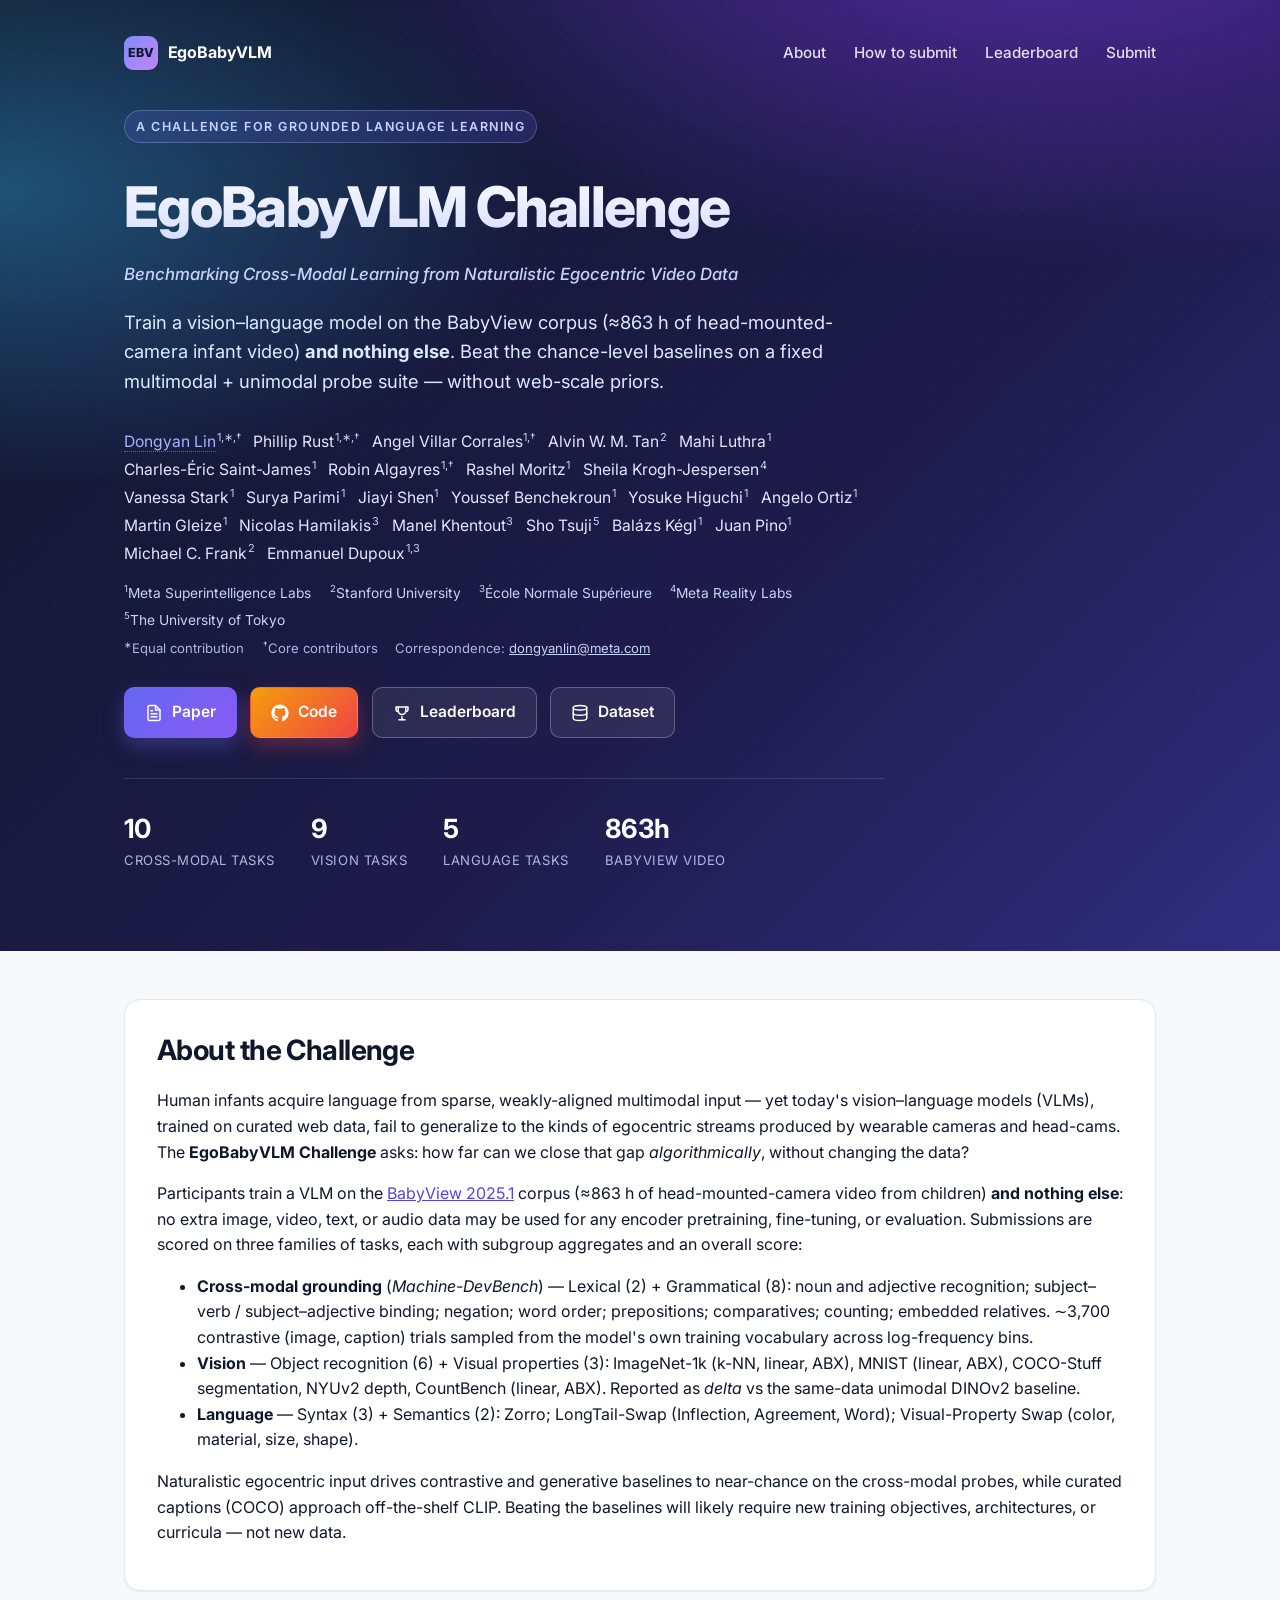
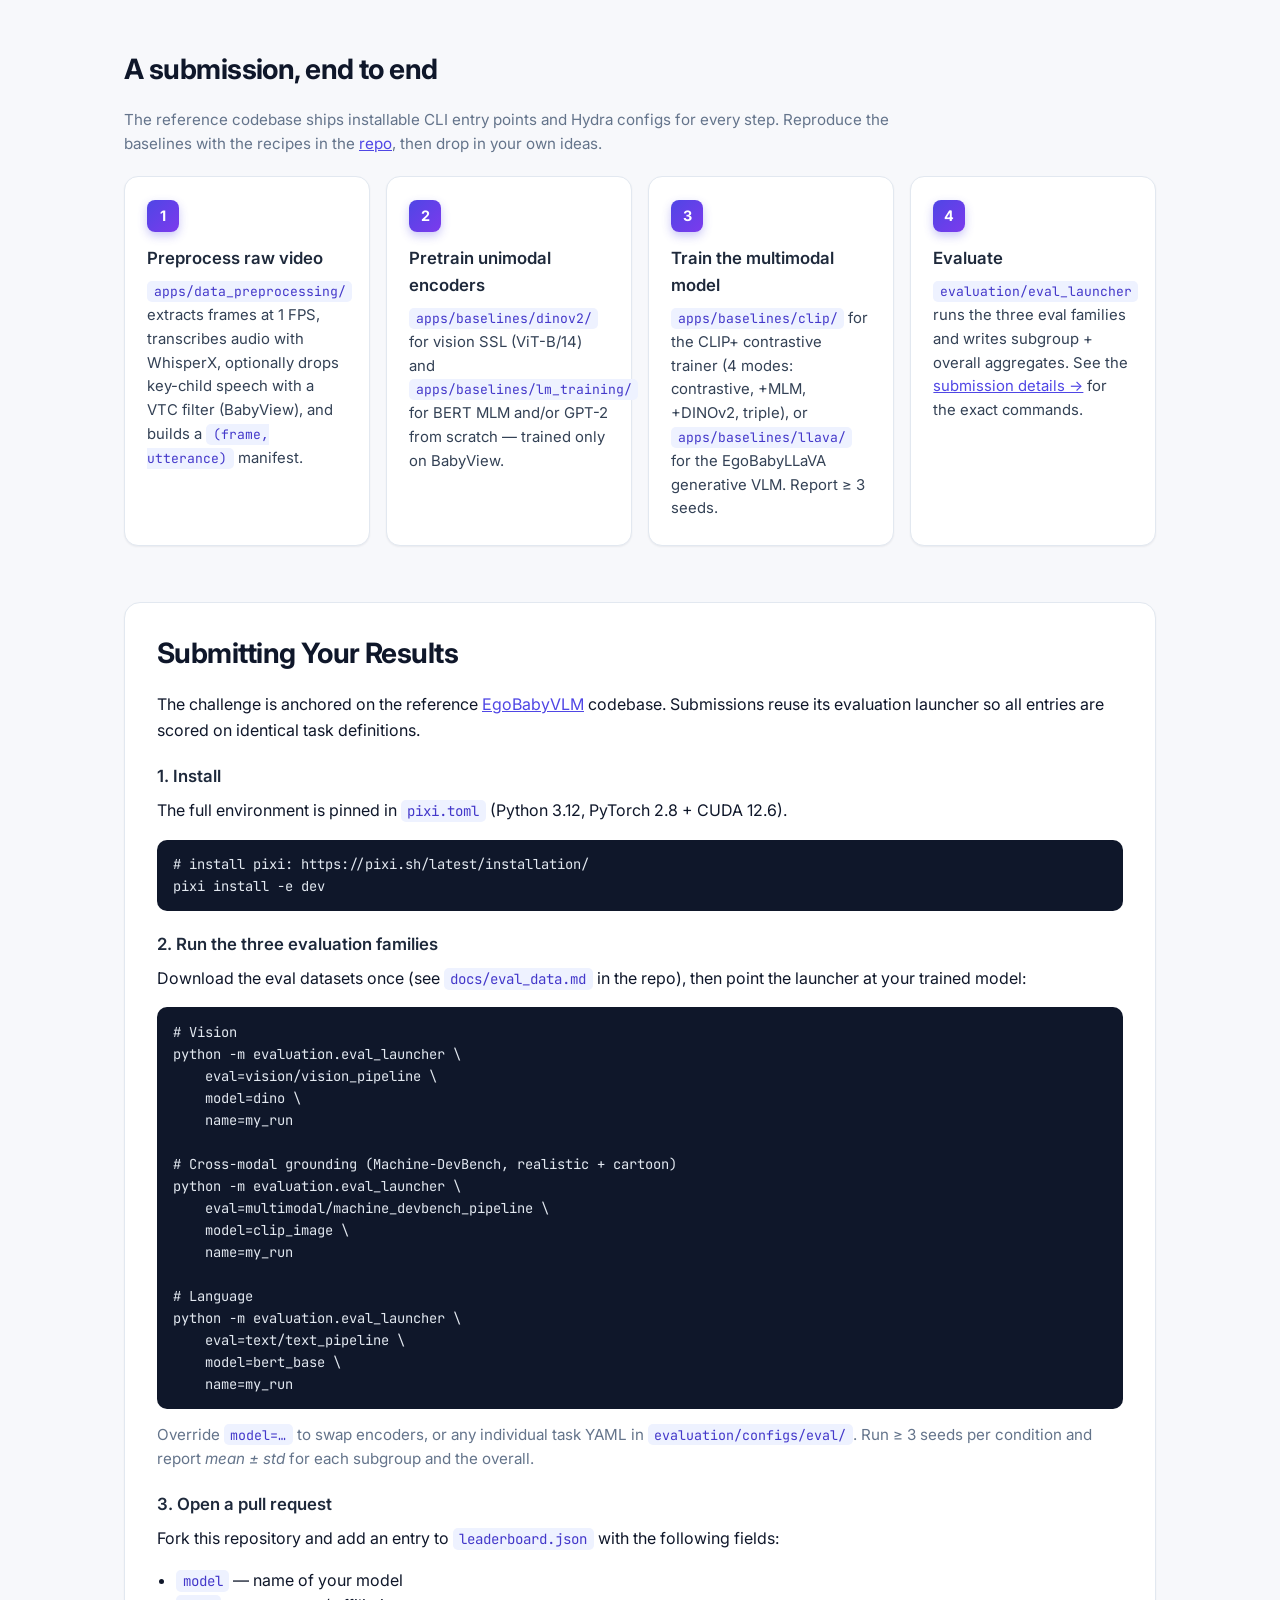
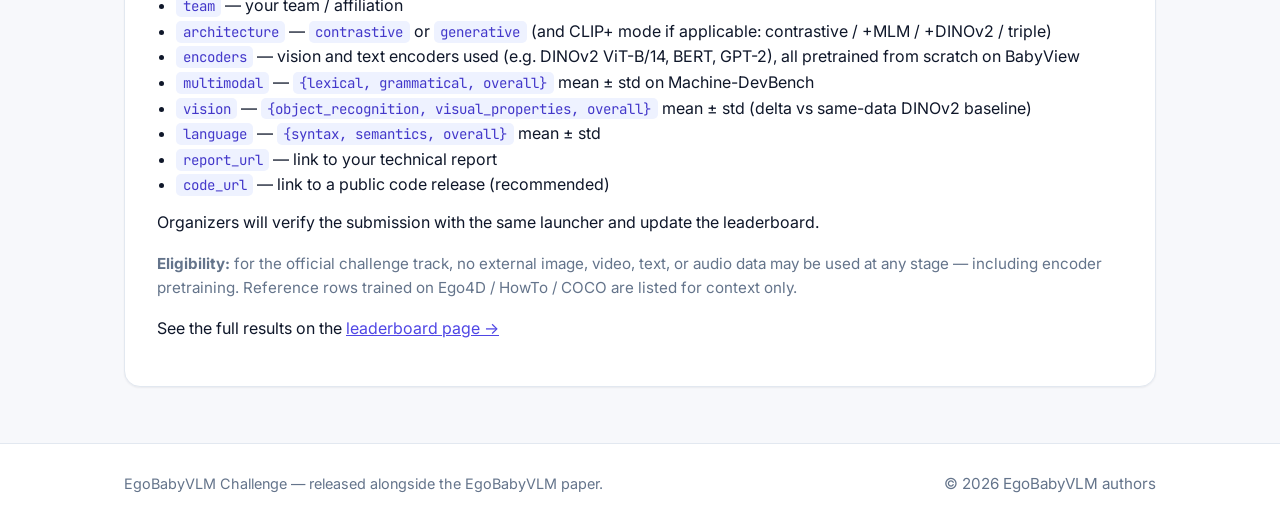
<file: index.html>
<!DOCTYPE html>
<html lang="en">
<head>
  <meta charset="UTF-8" />
  <meta name="viewport" content="width=device-width, initial-scale=1.0" />
  <title>EgoBabyVLM Challenge</title>
  <link rel="preconnect" href="https://fonts.googleapis.com" />
  <link rel="preconnect" href="https://fonts.gstatic.com" crossorigin />
  <link href="https://fonts.googleapis.com/css2?family=Inter:wght@400;500;600;700;800&family=JetBrains+Mono:wght@400;500&display=swap" rel="stylesheet" />
  <link rel="stylesheet" href="style.css" />
</head>
<body>
  <header class="hero">
    <div class="hero-bg" aria-hidden="true"></div>
    <div class="container hero-inner">
      <nav class="topnav">
        <span class="brand">
          <span class="brand-mark">EBV</span>
          <span class="brand-name">EgoBabyVLM</span>
        </span>
        <div class="topnav-links">
          <a href="#about">About</a>
          <a href="#instructions">How to submit</a>
          <a href="leaderboard.html">Leaderboard</a>
          <a href="#submit">Submit</a>
        </div>
      </nav>

      <div class="hero-content">
        <span class="eyebrow">A challenge for grounded language learning</span>
        <h1>EgoBabyVLM Challenge</h1>
        <p class="paper-subtitle">Benchmarking Cross-Modal Learning from Naturalistic Egocentric Video Data</p>
        <p class="tagline">
          Train a vision–language model on the BabyView corpus
          (≈863 h of head-mounted-camera infant video) <strong>and nothing
          else</strong>. Beat the chance-level baselines on a fixed
          multimodal + unimodal probe suite — without web-scale priors.
        </p>

        <div class="authors">
          <span class="author"><a href="mailto:dongyanlin@meta.com">Dongyan Lin</a><sup>1,∗,†</sup></span>
          <span class="author">Phillip Rust<sup>1,∗,†</sup></span>
          <span class="author">Angel Villar Corrales<sup>1,†</sup></span>
          <span class="author">Alvin W. M. Tan<sup>2</sup></span>
          <span class="author">Mahi Luthra<sup>1</sup></span>
          <span class="author">Charles-Éric Saint-James<sup>1</sup></span>
          <span class="author">Robin Algayres<sup>1,†</sup></span>
          <span class="author">Rashel Moritz<sup>1</sup></span>
          <span class="author">Sheila Krogh-Jespersen<sup>4</sup></span>
          <span class="author">Vanessa Stark<sup>1</sup></span>
          <span class="author">Surya Parimi<sup>1</sup></span>
          <span class="author">Jiayi Shen<sup>1</sup></span>
          <span class="author">Youssef Benchekroun<sup>1</sup></span>
          <span class="author">Yosuke Higuchi<sup>1</sup></span>
          <span class="author">Angelo Ortiz<sup>1</sup></span>
          <span class="author">Martin Gleize<sup>1</sup></span>
          <span class="author">Nicolas Hamilakis<sup>3</sup></span>
          <span class="author">Manel Khentout<sup>3</sup></span>
          <span class="author">Sho Tsuji<sup>5</sup></span>
          <span class="author">Balázs Kégl<sup>1</sup></span>
          <span class="author">Juan Pino<sup>1</sup></span>
          <span class="author">Michael C. Frank<sup>2</sup></span>
          <span class="author">Emmanuel Dupoux<sup>1,3</sup></span>
        </div>

        <div class="affiliations">
          <span><sup>1</sup>Meta Superintelligence Labs</span>
          <span><sup>2</sup>Stanford University</span>
          <span><sup>3</sup>École Normale Supérieure</span>
          <span><sup>4</sup>Meta Reality Labs</span>
          <span><sup>5</sup>The University of Tokyo</span>
        </div>
        <div class="contrib-notes">
          <span><sup>∗</sup>Equal contribution</span>
          <span><sup>†</sup>Core contributors</span>
          <span>Correspondence: <a href="mailto:dongyanlin@meta.com">dongyanlin@meta.com</a></span>
        </div>
        <div class="cta">
          <a class="btn btn-primary" href="https://arxiv.org/abs/XXXX.XXXXX" target="_blank" rel="noopener noreferrer">
            <svg viewBox="0 0 24 24" fill="none" stroke="currentColor" stroke-width="2" stroke-linecap="round" stroke-linejoin="round" aria-hidden="true"><path d="M14 2H6a2 2 0 0 0-2 2v16a2 2 0 0 0 2 2h12a2 2 0 0 0 2-2V8z"/><polyline points="14 2 14 8 20 8"/><line x1="16" y1="13" x2="8" y2="13"/><line x1="16" y1="17" x2="8" y2="17"/><polyline points="10 9 9 9 8 9"/></svg>
            Paper
          </a>
          <a class="btn btn-github" href="https://github.com/facebookresearch/egobabyvlm" target="_blank" rel="noopener noreferrer">
            <svg viewBox="0 0 24 24" fill="currentColor" aria-hidden="true"><path d="M12 .5C5.73.5.5 5.73.5 12c0 5.08 3.29 9.39 7.86 10.91.58.11.79-.25.79-.56 0-.28-.01-1.02-.02-2-3.2.7-3.88-1.54-3.88-1.54-.52-1.33-1.28-1.69-1.28-1.69-1.05-.72.08-.7.08-.7 1.16.08 1.77 1.19 1.77 1.19 1.03 1.77 2.7 1.26 3.36.96.1-.75.4-1.26.73-1.55-2.55-.29-5.24-1.28-5.24-5.69 0-1.26.45-2.29 1.18-3.1-.12-.29-.51-1.46.11-3.05 0 0 .97-.31 3.18 1.18a11.04 11.04 0 0 1 5.79 0c2.21-1.49 3.18-1.18 3.18-1.18.62 1.59.23 2.76.11 3.05.74.81 1.18 1.84 1.18 3.1 0 4.42-2.69 5.4-5.25 5.68.41.36.78 1.07.78 2.16 0 1.56-.01 2.82-.01 3.2 0 .31.21.68.8.56C20.21 21.39 23.5 17.08 23.5 12 23.5 5.73 18.27.5 12 .5z"/></svg>
            Code
          </a>
          <a class="btn btn-secondary" href="leaderboard.html">
            <svg viewBox="0 0 24 24" fill="none" stroke="currentColor" stroke-width="2" stroke-linecap="round" stroke-linejoin="round" aria-hidden="true"><path d="M8 21h8"/><path d="M12 17v4"/><path d="M7 4h10v5a5 5 0 0 1-10 0V4z"/><path d="M17 4h3v3a3 3 0 0 1-3 3"/><path d="M7 4H4v3a3 3 0 0 0 3 3"/></svg>
            Leaderboard
          </a>
          <a class="btn btn-secondary" href="https://databrary.org/volumes/1882" target="_blank" rel="noopener noreferrer">
            <svg viewBox="0 0 24 24" fill="none" stroke="currentColor" stroke-width="2" stroke-linecap="round" stroke-linejoin="round" aria-hidden="true"><ellipse cx="12" cy="5" rx="9" ry="3"/><path d="M3 5v14c0 1.66 4 3 9 3s9-1.34 9-3V5"/><path d="M3 12c0 1.66 4 3 9 3s9-1.34 9-3"/></svg>
            Dataset
          </a>
        </div>

        <div class="hero-stats">
          <div class="stat"><span class="stat-value">10</span><span class="stat-label">Cross-modal tasks</span></div>
          <div class="stat"><span class="stat-value">9</span><span class="stat-label">Vision tasks</span></div>
          <div class="stat"><span class="stat-value">5</span><span class="stat-label">Language tasks</span></div>
          <div class="stat"><span class="stat-value">863h</span><span class="stat-label">BabyView video</span></div>
        </div>
      </div>
    </div>
  </header>

  <main class="container">

    <section id="about" class="card">
      <h2>About the Challenge</h2>
      <p>
        Human infants acquire language from sparse, weakly-aligned multimodal
        input — yet today's vision–language models (VLMs), trained on
        curated web data, fail to generalize to the kinds of egocentric
        streams produced by wearable cameras and head-cams. The
        <strong>EgoBabyVLM Challenge</strong> asks: how far can we close that
        gap <em>algorithmically</em>, without changing the data?
      </p>
      <p>
        Participants train a VLM on the
        <a href="https://databrary.org/volumes/1882">BabyView 2025.1</a>
        corpus (≈863 h of head-mounted-camera video from children) <strong>and
        nothing else</strong>: no extra image, video, text, or audio data may
        be used for any encoder pretraining, fine-tuning, or evaluation.
        Submissions are scored on three families of tasks, each with subgroup
        aggregates and an overall score:
      </p>
      <ul>
        <li><strong>Cross-modal grounding</strong>
          (<em>Machine-DevBench</em>) — Lexical (2) + Grammatical (8): noun
          and adjective recognition; subject–verb / subject–adjective
          binding; negation; word order; prepositions; comparatives;
          counting; embedded relatives. ∼3,700 contrastive
          (image,&nbsp;caption) trials sampled from the model's own training
          vocabulary across log-frequency bins.</li>
        <li><strong>Vision</strong> — Object recognition (6) + Visual
          properties (3): ImageNet-1k (k-NN, linear, ABX), MNIST (linear,
          ABX), COCO-Stuff segmentation, NYUv2 depth, CountBench (linear,
          ABX). Reported as <em>delta</em> vs the same-data unimodal DINOv2
          baseline.</li>
        <li><strong>Language</strong> — Syntax (3) + Semantics (2): Zorro;
          LongTail-Swap (Inflection, Agreement, Word); Visual-Property Swap
          (color, material, size, shape).</li>
      </ul>
      <p>
        Naturalistic egocentric input drives contrastive and generative
        baselines to near-chance on the cross-modal probes, while curated
        captions (COCO) approach off-the-shelf CLIP. Beating the baselines
        will likely require new training objectives, architectures, or
        curricula — not new data.
      </p>
    </section>

    <section id="instructions">
      <h2>A submission, end to end</h2>
      <p class="muted" style="max-width: 78ch; margin-bottom: 1.25rem;">
        The reference codebase ships installable CLI entry points and Hydra
        configs for every step. Reproduce the baselines with the recipes in
        the <a href="https://github.com/facebookresearch/egobabyvlm" target="_blank" rel="noopener noreferrer">repo</a>,
        then drop in your own ideas.
      </p>
      <div class="steps">
        <div class="step">
          <div class="step-num">1</div>
          <h3>Preprocess raw video</h3>
          <p>
            <code>apps/data_preprocessing/</code> extracts frames at 1 FPS,
            transcribes audio with WhisperX, optionally drops key-child
            speech with a VTC filter (BabyView), and builds a
            <code>(frame, utterance)</code> manifest.
          </p>
        </div>
        <div class="step">
          <div class="step-num">2</div>
          <h3>Pretrain unimodal encoders</h3>
          <p>
            <code>apps/baselines/dinov2/</code> for vision SSL (ViT-B/14)
            and <code>apps/baselines/lm_training/</code> for BERT MLM
            and/or GPT-2 from scratch — trained only on BabyView.
          </p>
        </div>
        <div class="step">
          <div class="step-num">3</div>
          <h3>Train the multimodal model</h3>
          <p>
            <code>apps/baselines/clip/</code> for the CLIP+ contrastive
            trainer (4 modes: contrastive, +MLM, +DINOv2, triple), or
            <code>apps/baselines/llava/</code> for the EgoBabyLLaVA
            generative VLM. Report ≥ 3 seeds.
          </p>
        </div>
        <div class="step">
          <div class="step-num">4</div>
          <h3>Evaluate</h3>
          <p>
            <code>evaluation/eval_launcher</code> runs the three eval
            families and writes subgroup + overall aggregates. See the
            <a href="#submit">submission details →</a> for the exact
            commands.
          </p>
        </div>
      </div>
    </section>

    <section id="submit" class="card">
      <h2>Submitting Your Results</h2>
      <p>
        The challenge is anchored on the reference
        <a href="https://github.com/facebookresearch/egobabyvlm" target="_blank" rel="noopener noreferrer">EgoBabyVLM</a>
        codebase. Submissions reuse its evaluation launcher so all entries
        are scored on identical task definitions.
      </p>

      <h3 style="margin-top: 1.25rem;">1. Install</h3>
      <p>
        The full environment is pinned in <code>pixi.toml</code> (Python
        3.12, PyTorch 2.8 + CUDA 12.6).
      </p>
<pre style="background:#0f172a;color:#e2e8f0;padding:0.85rem 1rem;border-radius:10px;overflow-x:auto;font-family:'JetBrains Mono',monospace;font-size:0.86rem;"># install pixi: https://pixi.sh/latest/installation/
pixi install -e dev</pre>

      <h3 style="margin-top: 1.25rem;">2. Run the three evaluation families</h3>
      <p>
        Download the eval datasets once (see <code>docs/eval_data.md</code>
        in the repo), then point the launcher at your trained model:
      </p>
<pre style="background:#0f172a;color:#e2e8f0;padding:0.85rem 1rem;border-radius:10px;overflow-x:auto;font-family:'JetBrains Mono',monospace;font-size:0.86rem;"># Vision
python -m evaluation.eval_launcher \
    eval=vision/vision_pipeline \
    model=dino \
    name=my_run

# Cross-modal grounding (Machine-DevBench, realistic + cartoon)
python -m evaluation.eval_launcher \
    eval=multimodal/machine_devbench_pipeline \
    model=clip_image \
    name=my_run

# Language
python -m evaluation.eval_launcher \
    eval=text/text_pipeline \
    model=bert_base \
    name=my_run</pre>
      <p class="muted">
        Override <code>model=…</code> to swap encoders, or any individual
        task YAML in <code>evaluation/configs/eval/</code>. Run ≥ 3 seeds
        per condition and report <em>mean ± std</em> for each subgroup and
        the overall.
      </p>

      <h3 style="margin-top: 1.25rem;">3. Open a pull request</h3>
      <p>
        Fork this repository and add an entry to <code>leaderboard.json</code>
        with the following fields:
      </p>
      <ul>
        <li><code>model</code> — name of your model</li>
        <li><code>team</code> — your team / affiliation</li>
        <li><code>architecture</code> — <code>contrastive</code> or
          <code>generative</code> (and CLIP+ mode if applicable: contrastive
          / +MLM / +DINOv2 / triple)</li>
        <li><code>encoders</code> — vision and text encoders used (e.g.
          DINOv2 ViT-B/14, BERT, GPT-2), all pretrained from scratch on
          BabyView</li>
        <li><code>multimodal</code> —
          <code>{lexical, grammatical, overall}</code> mean ± std on
          Machine-DevBench</li>
        <li><code>vision</code> —
          <code>{object_recognition, visual_properties, overall}</code> mean
          ± std (delta vs same-data DINOv2 baseline)</li>
        <li><code>language</code> — <code>{syntax, semantics, overall}</code>
          mean ± std</li>
        <li><code>report_url</code> — link to your technical report</li>
        <li><code>code_url</code> — link to a public code release
          (recommended)</li>
      </ul>
      <p>
        Organizers will verify the submission with the same launcher and
        update the leaderboard.
      </p>
      <p class="muted" style="margin-top: 0.75rem;">
        <strong>Eligibility:</strong> for the official challenge track, no
        external image, video, text, or audio data may be used at any stage
        — including encoder pretraining. Reference rows trained on Ego4D /
        HowTo / COCO are listed for context only.
      </p>
      <p style="margin-top: 1rem;">
        See the full results on the <a href="leaderboard.html">leaderboard page →</a>
      </p>
    </section>
  </main>

  <footer>
    <div class="container footer-inner">
      <p>EgoBabyVLM Challenge — released alongside the EgoBabyVLM paper.</p>
      <p class="muted">© 2026 EgoBabyVLM authors</p>
    </div>
  </footer>
</body>
</html>
</file>
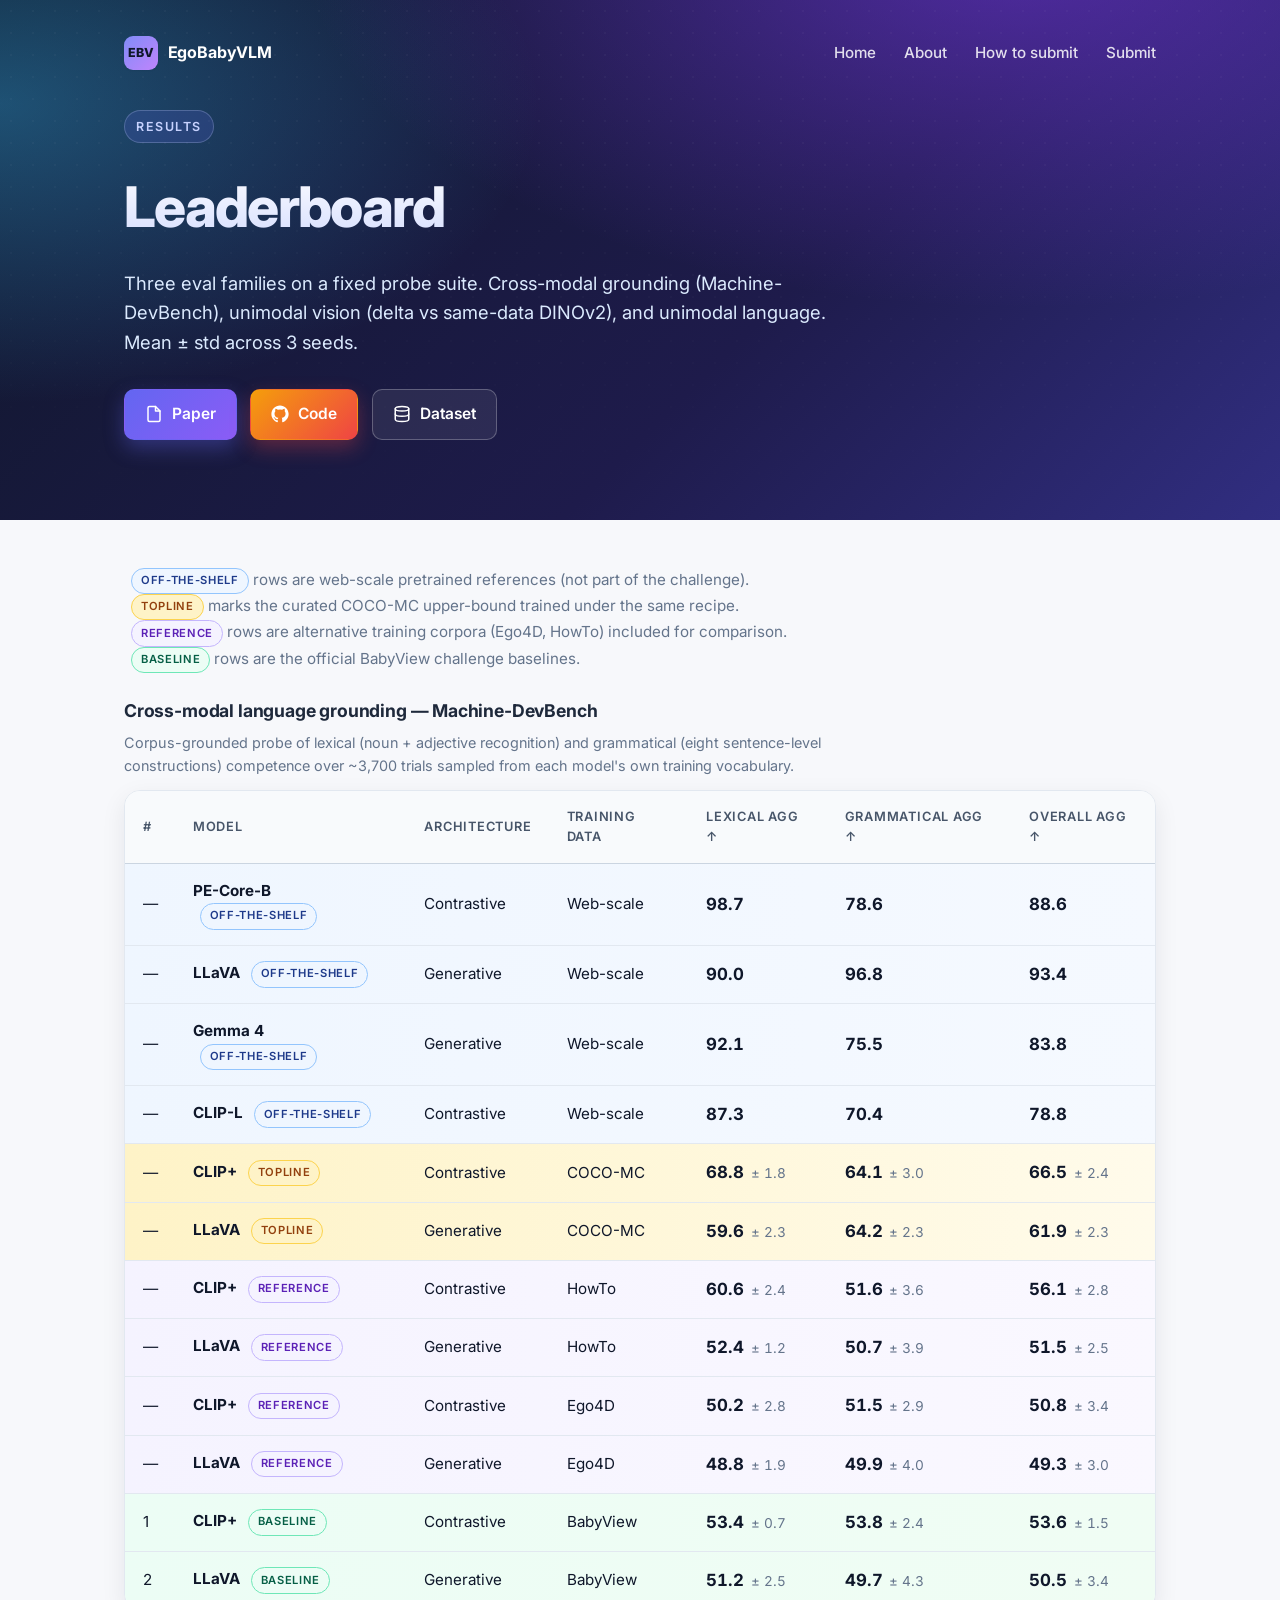
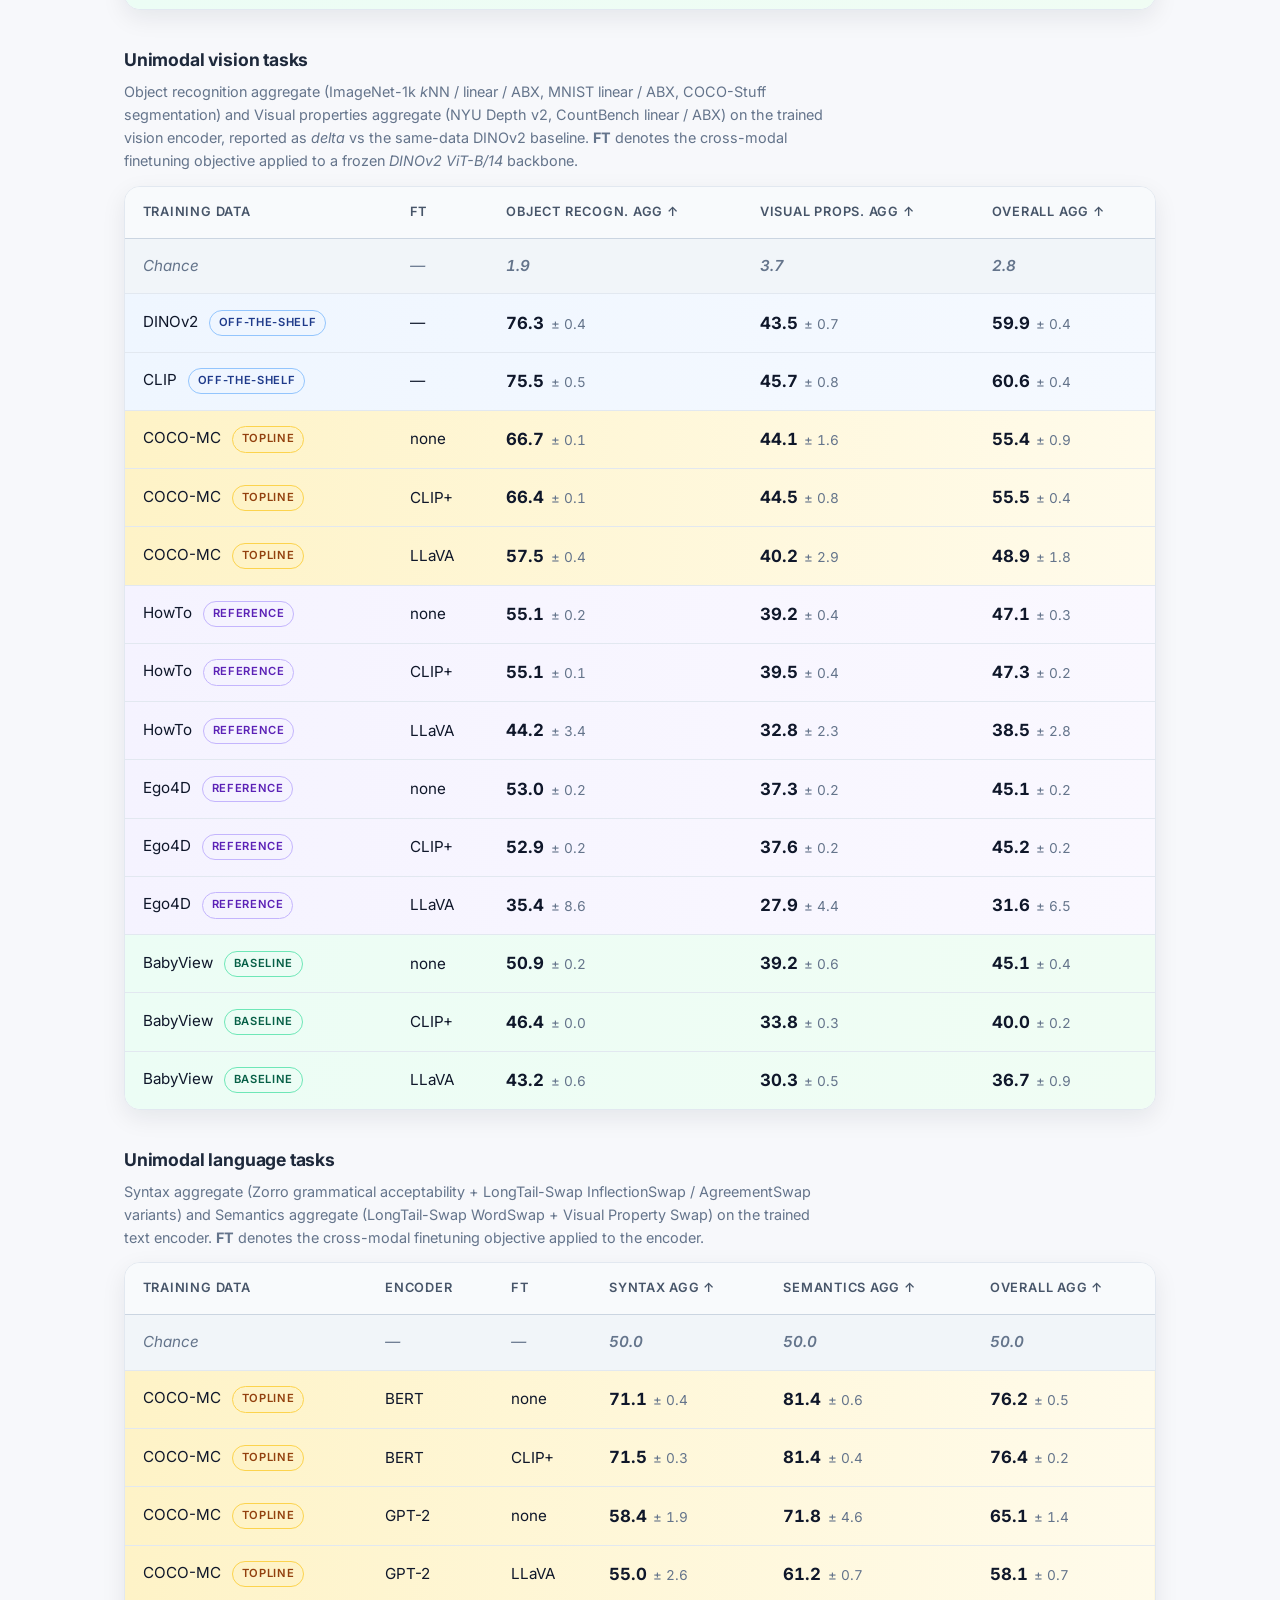
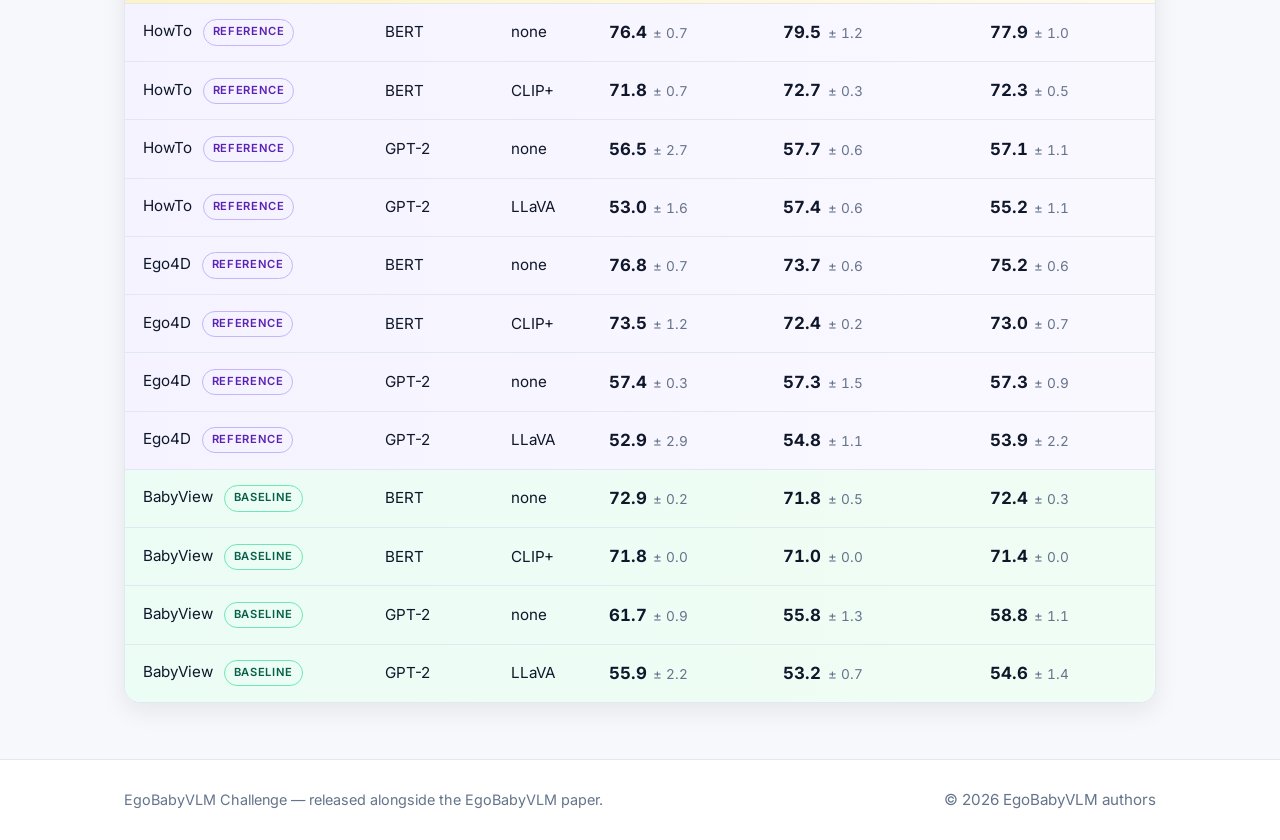
<file: leaderboard.html>
<!DOCTYPE html>
<html lang="en">
<head>
  <meta charset="UTF-8" />
  <meta name="viewport" content="width=device-width, initial-scale=1.0" />
  <title>EgoBabyVLM Leaderboard</title>
  <link rel="preconnect" href="https://fonts.googleapis.com" />
  <link rel="preconnect" href="https://fonts.gstatic.com" crossorigin />
  <link href="https://fonts.googleapis.com/css2?family=Inter:wght@400;500;600;700;800&family=JetBrains+Mono:wght@400;500&display=swap" rel="stylesheet" />
  <link rel="stylesheet" href="style.css" />
</head>
<body>
  <header class="hero">
    <div class="hero-bg" aria-hidden="true"></div>
    <div class="container hero-inner">
      <nav class="topnav">
        <span class="brand">
          <span class="brand-mark">EBV</span>
          <span class="brand-name">EgoBabyVLM</span>
        </span>
        <div class="topnav-links">
          <a href="index.html">Home</a>
          <a href="index.html#about">About</a>
          <a href="index.html#instructions">How to submit</a>
          <a href="index.html#submit">Submit</a>
        </div>
      </nav>

      <div class="hero-content">
        <span class="eyebrow">Results</span>
        <h1>Leaderboard</h1>
        <p class="tagline">
          Three eval families on a fixed probe suite. Cross-modal grounding
          (Machine-DevBench), unimodal vision (delta vs same-data DINOv2),
          and unimodal language. Mean ± std across 3 seeds.
        </p>
        <div class="cta">
          <a class="btn btn-primary" href="https://arxiv.org/abs/XXXX.XXXXX" target="_blank" rel="noopener noreferrer">
            <svg viewBox="0 0 24 24" fill="none" stroke="currentColor" stroke-width="2" stroke-linecap="round" stroke-linejoin="round" aria-hidden="true"><path d="M14 2H6a2 2 0 0 0-2 2v16a2 2 0 0 0 2 2h12a2 2 0 0 0 2-2V8z"/><polyline points="14 2 14 8 20 8"/></svg>
            Paper
          </a>
          <a class="btn btn-github" href="https://github.com/facebookresearch/egobabyvlm" target="_blank" rel="noopener noreferrer">
            <svg viewBox="0 0 24 24" fill="currentColor" aria-hidden="true"><path d="M12 .5C5.73.5.5 5.73.5 12c0 5.08 3.29 9.39 7.86 10.91.58.11.79-.25.79-.56 0-.28-.01-1.02-.02-2-3.2.7-3.88-1.54-3.88-1.54-.52-1.33-1.28-1.69-1.28-1.69-1.05-.72.08-.7.08-.7 1.16.08 1.77 1.19 1.77 1.19 1.03 1.77 2.7 1.26 3.36.96.1-.75.4-1.26.73-1.55-2.55-.29-5.24-1.28-5.24-5.69 0-1.26.45-2.29 1.18-3.1-.12-.29-.51-1.46.11-3.05 0 0 .97-.31 3.18 1.18a11.04 11.04 0 0 1 5.79 0c2.21-1.49 3.18-1.18 3.18-1.18.62 1.59.23 2.76.11 3.05.74.81 1.18 1.84 1.18 3.1 0 4.42-2.69 5.4-5.25 5.68.41.36.78 1.07.78 2.16 0 1.56-.01 2.82-.01 3.2 0 .31.21.68.8.56C20.21 21.39 23.5 17.08 23.5 12 23.5 5.73 18.27.5 12 .5z"/></svg>
            Code
          </a>
          <a class="btn btn-secondary" href="https://databrary.org/volumes/1882" target="_blank" rel="noopener noreferrer">
            <svg viewBox="0 0 24 24" fill="none" stroke="currentColor" stroke-width="2" stroke-linecap="round" stroke-linejoin="round" aria-hidden="true"><ellipse cx="12" cy="5" rx="9" ry="3"/><path d="M3 5v14c0 1.66 4 3 9 3s9-1.34 9-3V5"/><path d="M3 12c0 1.66 4 3 9 3s9-1.34 9-3"/></svg>
            Dataset
          </a>
        </div>
      </div>
    </div>
  </header>

  <main class="container">
    <section id="leaderboard">
      <div class="section-head">
        <p class="muted">
          <span class="pill pill-offshelf">off-the-shelf</span> rows are web-scale pretrained
          references (not part of the challenge).<br/>
          <span class="pill pill-topline">topline</span>
          marks the curated COCO-MC upper-bound trained under the same recipe.<br />
          <span class="pill pill-reference">reference</span> rows are alternative training corpora
          (Ego4D, HowTo) included for comparison.<br/>
          <span class="pill pill-baseline">baseline</span>
          rows are the official BabyView challenge baselines.
        </p>
      </div>

      <h3 class="table-title">Cross-modal language grounding — Machine-DevBench</h3>
      <p class="muted table-subtitle">
        Corpus-grounded probe of lexical (noun + adjective recognition) and
        grammatical (eight sentence-level constructions) competence over
        ~3,700 trials sampled from each model's own training vocabulary.
      </p>
      <div class="table-wrap">
        <table class="leaderboard">
          <thead>
            <tr>
              <th>#</th>
              <th>Model</th>
              <th>Architecture</th>
              <th>Training Data</th>
              <th>Lexical Agg ↑</th>
              <th>Grammatical Agg ↑</th>
              <th>Overall Agg ↑</th>
            </tr>
          </thead>
          <tbody>
            <tr class="offshelf">
              <td>—</td>
              <td><strong>PE-Core-B</strong> <span class="pill pill-offshelf">off-the-shelf</span></td>
              <td>Contrastive</td>
              <td>Web-scale</td>
              <td><span class="score">98.7</span></td>
              <td><span class="score">78.6</span></td>
              <td><span class="score">88.6</span></td>
            </tr>
            <tr class="offshelf">
              <td>—</td>
              <td><strong>LLaVA</strong> <span class="pill pill-offshelf">off-the-shelf</span></td>
              <td>Generative</td>
              <td>Web-scale</td>
              <td><span class="score">90.0</span></td>
              <td><span class="score">96.8</span></td>
              <td><span class="score">93.4</span></td>
            </tr>
            <tr class="offshelf">
              <td>—</td>
              <td><strong>Gemma 4</strong> <span class="pill pill-offshelf">off-the-shelf</span></td>
              <td>Generative</td>
              <td>Web-scale</td>
              <td><span class="score">92.1</span></td>
              <td><span class="score">75.5</span></td>
              <td><span class="score">83.8</span></td>
            </tr>
            <tr class="offshelf">
              <td>—</td>
              <td><strong>CLIP-L</strong> <span class="pill pill-offshelf">off-the-shelf</span></td>
              <td>Contrastive</td>
              <td>Web-scale</td>
              <td><span class="score">87.3</span></td>
              <td><span class="score">70.4</span></td>
              <td><span class="score">78.8</span></td>
            </tr>
            <tr class="topline">
              <td>—</td>
              <td><strong>CLIP+</strong> <span class="pill pill-topline">topline</span></td>
              <td>Contrastive</td>
              <td>COCO-MC</td>
              <td><span class="score">68.8</span> <span class="std">± 1.8</span></td>
              <td><span class="score">64.1</span> <span class="std">± 3.0</span></td>
              <td><span class="score">66.5</span> <span class="std">± 2.4</span></td>
            </tr>
            <tr class="topline">
              <td>—</td>
              <td><strong>LLaVA</strong> <span class="pill pill-topline">topline</span></td>
              <td>Generative</td>
              <td>COCO-MC</td>
              <td><span class="score">59.6</span> <span class="std">± 2.3</span></td>
              <td><span class="score">64.2</span> <span class="std">± 2.3</span></td>
              <td><span class="score">61.9</span> <span class="std">± 2.3</span></td>
            </tr>
            <tr class="reference">
              <td>—</td>
              <td><strong>CLIP+</strong> <span class="pill pill-reference">reference</span></td>
              <td>Contrastive</td>
              <td>HowTo</td>
              <td><span class="score">60.6</span> <span class="std">± 2.4</span></td>
              <td><span class="score">51.6</span> <span class="std">± 3.6</span></td>
              <td><span class="score">56.1</span> <span class="std">± 2.8</span></td>
            </tr>
            <tr class="reference">
              <td>—</td>
              <td><strong>LLaVA</strong> <span class="pill pill-reference">reference</span></td>
              <td>Generative</td>
              <td>HowTo</td>
              <td><span class="score">52.4</span> <span class="std">± 1.2</span></td>
              <td><span class="score">50.7</span> <span class="std">± 3.9</span></td>
              <td><span class="score">51.5</span> <span class="std">± 2.5</span></td>
            </tr>
            <tr class="reference">
              <td>—</td>
              <td><strong>CLIP+</strong> <span class="pill pill-reference">reference</span></td>
              <td>Contrastive</td>
              <td>Ego4D</td>
              <td><span class="score">50.2</span> <span class="std">± 2.8</span></td>
              <td><span class="score">51.5</span> <span class="std">± 2.9</span></td>
              <td><span class="score">50.8</span> <span class="std">± 3.4</span></td>
            </tr>
            <tr class="reference">
              <td>—</td>
              <td><strong>LLaVA</strong> <span class="pill pill-reference">reference</span></td>
              <td>Generative</td>
              <td>Ego4D</td>
              <td><span class="score">48.8</span> <span class="std">± 1.9</span></td>
              <td><span class="score">49.9</span> <span class="std">± 4.0</span></td>
              <td><span class="score">49.3</span> <span class="std">± 3.0</span></td>
            </tr>
            <tr class="baseline">
              <td>1</td>
              <td><strong>CLIP+</strong> <span class="pill pill-baseline">baseline</span></td>
              <td>Contrastive</td>
              <td>BabyView</td>
              <td><span class="score">53.4</span> <span class="std">± 0.7</span></td>
              <td><span class="score">53.8</span> <span class="std">± 2.4</span></td>
              <td><span class="score">53.6</span> <span class="std">± 1.5</span></td>
            </tr>
            <tr class="baseline">
              <td>2</td>
              <td><strong>LLaVA</strong> <span class="pill pill-baseline">baseline</span></td>
              <td>Generative</td>
              <td>BabyView</td>
              <td><span class="score">51.2</span> <span class="std">± 2.5</span></td>
              <td><span class="score">49.7</span> <span class="std">± 4.3</span></td>
              <td><span class="score">50.5</span> <span class="std">± 3.4</span></td>
            </tr>
          </tbody>
        </table>
      </div>

      <h3 class="table-title">Unimodal vision tasks</h3>
      <p class="muted table-subtitle">
        Object recognition aggregate (ImageNet-1k <em>k</em>NN / linear / ABX,
        MNIST linear / ABX, COCO-Stuff segmentation) and Visual properties
        aggregate (NYU Depth v2, CountBench linear / ABX) on the trained vision
        encoder, reported as <em>delta</em> vs the same-data DINOv2 baseline.
        <strong>FT</strong> denotes the cross-modal finetuning objective
        applied to a frozen <em>DINOv2 ViT-B/14</em> backbone.
      </p>
      <div class="table-wrap">
        <table class="leaderboard">
          <thead>
            <tr>
              <th>Training Data</th>
              <th>FT</th>
              <th>Object recogn. Agg ↑</th>
              <th>Visual props. Agg ↑</th>
              <th>Overall Agg ↑</th>
            </tr>
          </thead>
          <tbody>
            <tr class="chance">
              <td>Chance</td>
              <td>—</td>
              <td><span class="score">1.9</span></td>
              <td><span class="score">3.7</span></td>
              <td><span class="score">2.8</span></td>
            </tr>
            <tr class="offshelf">
              <td>DINOv2 <span class="pill pill-offshelf">off-the-shelf</span></td>
              <td>—</td>
              <td><span class="score">76.3</span> <span class="std">± 0.4</span></td>
              <td><span class="score">43.5</span> <span class="std">± 0.7</span></td>
              <td><span class="score">59.9</span> <span class="std">± 0.4</span></td>
            </tr>
            <tr class="offshelf">
              <td>CLIP <span class="pill pill-offshelf">off-the-shelf</span></td>
              <td>—</td>
              <td><span class="score">75.5</span> <span class="std">± 0.5</span></td>
              <td><span class="score">45.7</span> <span class="std">± 0.8</span></td>
              <td><span class="score">60.6</span> <span class="std">± 0.4</span></td>
            </tr>
            <tr class="topline">
              <td>COCO-MC <span class="pill pill-topline">topline</span></td>
              <td>none</td>
              <td><span class="score">66.7</span> <span class="std">± 0.1</span></td>
              <td><span class="score">44.1</span> <span class="std">± 1.6</span></td>
              <td><span class="score">55.4</span> <span class="std">± 0.9</span></td>
            </tr>
            <tr class="topline">
              <td>COCO-MC <span class="pill pill-topline">topline</span></td>
              <td>CLIP+</td>
              <td><span class="score">66.4</span> <span class="std">± 0.1</span></td>
              <td><span class="score">44.5</span> <span class="std">± 0.8</span></td>
              <td><span class="score">55.5</span> <span class="std">± 0.4</span></td>
            </tr>
            <tr class="topline">
              <td>COCO-MC <span class="pill pill-topline">topline</span></td>
              <td>LLaVA</td>
              <td><span class="score">57.5</span> <span class="std">± 0.4</span></td>
              <td><span class="score">40.2</span> <span class="std">± 2.9</span></td>
              <td><span class="score">48.9</span> <span class="std">± 1.8</span></td>
            </tr>
            <tr class="reference">
              <td>HowTo <span class="pill pill-reference">reference</span></td>
              <td>none</td>
              <td><span class="score">55.1</span> <span class="std">± 0.2</span></td>
              <td><span class="score">39.2</span> <span class="std">± 0.4</span></td>
              <td><span class="score">47.1</span> <span class="std">± 0.3</span></td>
            </tr>
            <tr class="reference">
              <td>HowTo <span class="pill pill-reference">reference</span></td>
              <td>CLIP+</td>
              <td><span class="score">55.1</span> <span class="std">± 0.1</span></td>
              <td><span class="score">39.5</span> <span class="std">± 0.4</span></td>
              <td><span class="score">47.3</span> <span class="std">± 0.2</span></td>
            </tr>
            <tr class="reference">
              <td>HowTo <span class="pill pill-reference">reference</span></td>
              <td>LLaVA</td>
              <td><span class="score">44.2</span> <span class="std">± 3.4</span></td>
              <td><span class="score">32.8</span> <span class="std">± 2.3</span></td>
              <td><span class="score">38.5</span> <span class="std">± 2.8</span></td>
            </tr>
            <tr class="reference">
              <td>Ego4D <span class="pill pill-reference">reference</span></td>
              <td>none</td>
              <td><span class="score">53.0</span> <span class="std">± 0.2</span></td>
              <td><span class="score">37.3</span> <span class="std">± 0.2</span></td>
              <td><span class="score">45.1</span> <span class="std">± 0.2</span></td>
            </tr>
            <tr class="reference">
              <td>Ego4D <span class="pill pill-reference">reference</span></td>
              <td>CLIP+</td>
              <td><span class="score">52.9</span> <span class="std">± 0.2</span></td>
              <td><span class="score">37.6</span> <span class="std">± 0.2</span></td>
              <td><span class="score">45.2</span> <span class="std">± 0.2</span></td>
            </tr>
            <tr class="reference">
              <td>Ego4D <span class="pill pill-reference">reference</span></td>
              <td>LLaVA</td>
              <td><span class="score">35.4</span> <span class="std">± 8.6</span></td>
              <td><span class="score">27.9</span> <span class="std">± 4.4</span></td>
              <td><span class="score">31.6</span> <span class="std">± 6.5</span></td>
            </tr>
            <tr class="baseline">
              <td>BabyView <span class="pill pill-baseline">baseline</span></td>
              <td>none</td>
              <td><span class="score">50.9</span> <span class="std">± 0.2</span></td>
              <td><span class="score">39.2</span> <span class="std">± 0.6</span></td>
              <td><span class="score">45.1</span> <span class="std">± 0.4</span></td>
            </tr>
            <tr class="baseline">
              <td>BabyView <span class="pill pill-baseline">baseline</span></td>
              <td>CLIP+</td>
              <td><span class="score">46.4</span> <span class="std">± 0.0</span></td>
              <td><span class="score">33.8</span> <span class="std">± 0.3</span></td>
              <td><span class="score">40.0</span> <span class="std">± 0.2</span></td>
            </tr>
            <tr class="baseline">
              <td>BabyView <span class="pill pill-baseline">baseline</span></td>
              <td>LLaVA</td>
              <td><span class="score">43.2</span> <span class="std">± 0.6</span></td>
              <td><span class="score">30.3</span> <span class="std">± 0.5</span></td>
              <td><span class="score">36.7</span> <span class="std">± 0.9</span></td>
            </tr>
          </tbody>
        </table>
      </div>

      <h3 class="table-title">Unimodal language tasks</h3>
      <p class="muted table-subtitle">
        Syntax aggregate (Zorro grammatical acceptability + LongTail-Swap
        InflectionSwap / AgreementSwap variants) and Semantics aggregate
        (LongTail-Swap WordSwap + Visual Property Swap) on the trained text
        encoder. <strong>FT</strong> denotes the cross-modal finetuning
        objective applied to the encoder.
      </p>
      <div class="table-wrap">
        <table class="leaderboard">
          <thead>
            <tr>
              <th>Training Data</th>
              <th>Encoder</th>
              <th>FT</th>
              <th>Syntax Agg ↑</th>
              <th>Semantics Agg ↑</th>
              <th>Overall Agg ↑</th>
            </tr>
          </thead>
          <tbody>
            <tr class="chance">
              <td>Chance</td>
              <td>—</td>
              <td>—</td>
              <td><span class="score">50.0</span></td>
              <td><span class="score">50.0</span></td>
              <td><span class="score">50.0</span></td>
            </tr>
            <tr class="topline">
              <td>COCO-MC <span class="pill pill-topline">topline</span></td>
              <td>BERT</td>
              <td>none</td>
              <td><span class="score">71.1</span> <span class="std">± 0.4</span></td>
              <td><span class="score">81.4</span> <span class="std">± 0.6</span></td>
              <td><span class="score">76.2</span> <span class="std">± 0.5</span></td>
            </tr>
            <tr class="topline">
              <td>COCO-MC <span class="pill pill-topline">topline</span></td>
              <td>BERT</td>
              <td>CLIP+</td>
              <td><span class="score">71.5</span> <span class="std">± 0.3</span></td>
              <td><span class="score">81.4</span> <span class="std">± 0.4</span></td>
              <td><span class="score">76.4</span> <span class="std">± 0.2</span></td>
            </tr>
            <tr class="topline">
              <td>COCO-MC <span class="pill pill-topline">topline</span></td>
              <td>GPT-2</td>
              <td>none</td>
              <td><span class="score">58.4</span> <span class="std">± 1.9</span></td>
              <td><span class="score">71.8</span> <span class="std">± 4.6</span></td>
              <td><span class="score">65.1</span> <span class="std">± 1.4</span></td>
            </tr>
            <tr class="topline">
              <td>COCO-MC <span class="pill pill-topline">topline</span></td>
              <td>GPT-2</td>
              <td>LLaVA</td>
              <td><span class="score">55.0</span> <span class="std">± 2.6</span></td>
              <td><span class="score">61.2</span> <span class="std">± 0.7</span></td>
              <td><span class="score">58.1</span> <span class="std">± 0.7</span></td>
            </tr>
            <tr class="reference">
              <td>HowTo <span class="pill pill-reference">reference</span></td>
              <td>BERT</td>
              <td>none</td>
              <td><span class="score">76.4</span> <span class="std">± 0.7</span></td>
              <td><span class="score">79.5</span> <span class="std">± 1.2</span></td>
              <td><span class="score">77.9</span> <span class="std">± 1.0</span></td>
            </tr>
            <tr class="reference">
              <td>HowTo <span class="pill pill-reference">reference</span></td>
              <td>BERT</td>
              <td>CLIP+</td>
              <td><span class="score">71.8</span> <span class="std">± 0.7</span></td>
              <td><span class="score">72.7</span> <span class="std">± 0.3</span></td>
              <td><span class="score">72.3</span> <span class="std">± 0.5</span></td>
            </tr>
            <tr class="reference">
              <td>HowTo <span class="pill pill-reference">reference</span></td>
              <td>GPT-2</td>
              <td>none</td>
              <td><span class="score">56.5</span> <span class="std">± 2.7</span></td>
              <td><span class="score">57.7</span> <span class="std">± 0.6</span></td>
              <td><span class="score">57.1</span> <span class="std">± 1.1</span></td>
            </tr>
            <tr class="reference">
              <td>HowTo <span class="pill pill-reference">reference</span></td>
              <td>GPT-2</td>
              <td>LLaVA</td>
              <td><span class="score">53.0</span> <span class="std">± 1.6</span></td>
              <td><span class="score">57.4</span> <span class="std">± 0.6</span></td>
              <td><span class="score">55.2</span> <span class="std">± 1.1</span></td>
            </tr>
            <tr class="reference">
              <td>Ego4D <span class="pill pill-reference">reference</span></td>
              <td>BERT</td>
              <td>none</td>
              <td><span class="score">76.8</span> <span class="std">± 0.7</span></td>
              <td><span class="score">73.7</span> <span class="std">± 0.6</span></td>
              <td><span class="score">75.2</span> <span class="std">± 0.6</span></td>
            </tr>
            <tr class="reference">
              <td>Ego4D <span class="pill pill-reference">reference</span></td>
              <td>BERT</td>
              <td>CLIP+</td>
              <td><span class="score">73.5</span> <span class="std">± 1.2</span></td>
              <td><span class="score">72.4</span> <span class="std">± 0.2</span></td>
              <td><span class="score">73.0</span> <span class="std">± 0.7</span></td>
            </tr>
            <tr class="reference">
              <td>Ego4D <span class="pill pill-reference">reference</span></td>
              <td>GPT-2</td>
              <td>none</td>
              <td><span class="score">57.4</span> <span class="std">± 0.3</span></td>
              <td><span class="score">57.3</span> <span class="std">± 1.5</span></td>
              <td><span class="score">57.3</span> <span class="std">± 0.9</span></td>
            </tr>
            <tr class="reference">
              <td>Ego4D <span class="pill pill-reference">reference</span></td>
              <td>GPT-2</td>
              <td>LLaVA</td>
              <td><span class="score">52.9</span> <span class="std">± 2.9</span></td>
              <td><span class="score">54.8</span> <span class="std">± 1.1</span></td>
              <td><span class="score">53.9</span> <span class="std">± 2.2</span></td>
            </tr>
            <tr class="baseline">
              <td>BabyView <span class="pill pill-baseline">baseline</span></td>
              <td>BERT</td>
              <td>none</td>
              <td><span class="score">72.9</span> <span class="std">± 0.2</span></td>
              <td><span class="score">71.8</span> <span class="std">± 0.5</span></td>
              <td><span class="score">72.4</span> <span class="std">± 0.3</span></td>
            </tr>
            <tr class="baseline">
              <td>BabyView <span class="pill pill-baseline">baseline</span></td>
              <td>BERT</td>
              <td>CLIP+</td>
              <td><span class="score">71.8</span> <span class="std">± 0.0</span></td>
              <td><span class="score">71.0</span> <span class="std">± 0.0</span></td>
              <td><span class="score">71.4</span> <span class="std">± 0.0</span></td>
            </tr>
            <tr class="baseline">
              <td>BabyView <span class="pill pill-baseline">baseline</span></td>
              <td>GPT-2</td>
              <td>none</td>
              <td><span class="score">61.7</span> <span class="std">± 0.9</span></td>
              <td><span class="score">55.8</span> <span class="std">± 1.3</span></td>
              <td><span class="score">58.8</span> <span class="std">± 1.1</span></td>
            </tr>
            <tr class="baseline">
              <td>BabyView <span class="pill pill-baseline">baseline</span></td>
              <td>GPT-2</td>
              <td>LLaVA</td>
              <td><span class="score">55.9</span> <span class="std">± 2.2</span></td>
              <td><span class="score">53.2</span> <span class="std">± 0.7</span></td>
              <td><span class="score">54.6</span> <span class="std">± 1.4</span></td>
            </tr>
          </tbody>
        </table>
      </div>
    </section>
  </main>

  <footer>
    <div class="container footer-inner">
      <p>EgoBabyVLM Challenge — released alongside the EgoBabyVLM paper.</p>
      <p class="muted">© 2026 EgoBabyVLM authors</p>
    </div>
  </footer>
</body>
</html>
</file>
<file: style.css>
:root {
  --bg: #f7f8fb;
  --surface: #ffffff;
  --fg: #0f172a;
  --muted: #64748b;
  --border: #e2e8f0;
  --border-strong: #cbd5e1;
  --accent: #4f46e5;
  --accent-2: #7c3aed;
  --accent-soft: #eef2ff;
  --topline-bg: #fef3c7;
  --topline-border: #fcd34d;
  --topline-text: #92400e;
  --baseline-bg: #ecfdf5;
  --baseline-border: #6ee7b7;
  --baseline-text: #065f46;
  --offshelf-bg: #eff6ff;
  --offshelf-border: #93c5fd;
  --offshelf-text: #1e3a8a;
  --reference-bg: #f5f3ff;
  --reference-border: #c4b5fd;
  --reference-text: #5b21b6;
  --chance-bg: #f1f5f9;
  --shadow-sm: 0 1px 2px rgba(15, 23, 42, 0.06);
  --shadow-md: 0 8px 24px rgba(15, 23, 42, 0.08);
  --shadow-lg: 0 24px 48px -12px rgba(15, 23, 42, 0.18);
}

* { box-sizing: border-box; }

html { scroll-behavior: smooth; }

body {
  margin: 0;
  font-family: "Inter", -apple-system, BlinkMacSystemFont, "Segoe UI", Roboto,
    Helvetica, Arial, sans-serif;
  color: var(--fg);
  background: var(--bg);
  line-height: 1.6;
  -webkit-font-smoothing: antialiased;
  -moz-osx-font-smoothing: grayscale;
}

.container {
  max-width: 1080px;
  margin: 0 auto;
  padding: 0 1.5rem;
}

/* ---------- Hero ---------- */
.hero {
  position: relative;
  color: #fff;
  padding: 2rem 0 5rem;
  margin-bottom: 3rem;
  overflow: hidden;
  isolation: isolate;
}

.hero-bg {
  position: absolute;
  inset: 0;
  background:
    radial-gradient(1200px 600px at 80% -10%, rgba(124, 58, 237, 0.55), transparent 60%),
    radial-gradient(900px 500px at 0% 20%, rgba(56, 189, 248, 0.35), transparent 60%),
    linear-gradient(135deg, #0f172a 0%, #1e1b4b 60%, #312e81 100%);
  z-index: -1;
}

.hero-bg::after {
  content: "";
  position: absolute;
  inset: 0;
  background-image:
    radial-gradient(rgba(255, 255, 255, 0.08) 1px, transparent 1px);
  background-size: 22px 22px;
  opacity: 0.4;
  mask-image: linear-gradient(to bottom, black 30%, transparent 100%);
}

.topnav {
  display: flex;
  justify-content: space-between;
  align-items: center;
  padding: 0.25rem 0 2.5rem;
}

.brand {
  display: inline-flex;
  align-items: center;
  gap: 0.6rem;
  font-weight: 700;
  letter-spacing: -0.01em;
}

.brand-mark {
  display: inline-grid;
  place-items: center;
  width: 34px;
  height: 34px;
  border-radius: 9px;
  background: linear-gradient(135deg, #818cf8, #c084fc);
  color: #0f172a;
  font-size: 0.78rem;
  font-weight: 800;
  letter-spacing: 0.02em;
  box-shadow: var(--shadow-sm);
}

.brand-name { font-size: 1rem; }

.topnav-links a {
  color: rgba(255, 255, 255, 0.85);
  text-decoration: none;
  margin-left: 1.5rem;
  font-weight: 500;
  font-size: 0.95rem;
  transition: color 0.15s ease;
}
.topnav-links a:hover { color: #fff; }

.hero-content { max-width: 760px; }

.eyebrow {
  display: inline-block;
  font-size: 0.78rem;
  font-weight: 600;
  letter-spacing: 0.12em;
  text-transform: uppercase;
  color: #c7d2fe;
  background: rgba(99, 102, 241, 0.18);
  border: 1px solid rgba(199, 210, 254, 0.25);
  padding: 0.35rem 0.7rem;
  border-radius: 999px;
  margin-bottom: 1.25rem;
}

.hero h1 {
  font-size: clamp(2.25rem, 4.5vw, 3.5rem);
  margin: 0 0 1rem;
  letter-spacing: -0.03em;
  font-weight: 800;
  background: linear-gradient(180deg, #ffffff 0%, #c7d2fe 120%);
  -webkit-background-clip: text;
  background-clip: text;
  color: transparent;
}

.tagline {
  font-size: 1.15rem;
  color: #dbeafe;
  margin: 0 0 2rem;
  max-width: 60ch;
}

.paper-subtitle {
  font-size: 1.05rem;
  color: #c7d2fe;
  font-style: italic;
  margin: -0.5rem 0 1.25rem;
  max-width: 70ch;
  font-weight: 500;
}

/* ---------- Authors / affiliations ---------- */
.authors {
  margin: 0 0 0.85rem;
  font-size: 0.98rem;
  color: #e0e7ff;
  line-height: 1.7;
  max-width: 78ch;
}

.authors .author {
  display: inline;
  margin-right: 0.55rem;
  white-space: nowrap;
}

.authors .author a {
  color: #a5b4fc;
  text-decoration: none;
  border-bottom: 1px dotted rgba(165, 180, 252, 0.5);
}
.authors .author a:hover { color: #fff; border-bottom-color: #fff; }

.authors sup,
.affiliations sup,
.contrib-notes sup {
  font-size: 0.7em;
  color: #c7d2fe;
  margin-left: 0.05em;
}

.affiliations {
  display: flex;
  flex-wrap: wrap;
  gap: 0.25rem 1.1rem;
  font-size: 0.86rem;
  color: #c7d2fe;
  margin: 0 0 0.5rem;
  max-width: 78ch;
}

.contrib-notes {
  display: flex;
  flex-wrap: wrap;
  gap: 0.25rem 1.1rem;
  font-size: 0.82rem;
  color: rgba(199, 210, 254, 0.85);
  margin: 0 0 1.75rem;
  max-width: 78ch;
}

.contrib-notes a {
  color: #c7d2fe;
}
.contrib-notes a:hover { color: #fff; }

.cta {
  display: flex;
  flex-wrap: wrap;
  gap: 0.85rem;
  align-items: center;
}

.btn {
  display: inline-flex;
  align-items: center;
  gap: 0.55rem;
  padding: 0.75rem 1.25rem;
  border-radius: 10px;
  font-weight: 600;
  font-size: 0.97rem;
  text-decoration: none;
  border: 1px solid transparent;
  transition: transform 0.12s ease, box-shadow 0.12s ease, background 0.15s ease;
}

.btn svg { width: 18px; height: 18px; }

.btn-primary {
  background: linear-gradient(135deg, #6366f1, #8b5cf6);
  color: #fff;
  box-shadow: 0 8px 20px rgba(99, 102, 241, 0.35);
}

.btn-primary:hover {
  transform: translateY(-1px);
  box-shadow: 0 12px 28px rgba(99, 102, 241, 0.45);
}

.btn-secondary {
  background: rgba(255, 255, 255, 0.08);
  color: #fff;
  border-color: rgba(255, 255, 255, 0.25);
}

.btn-secondary:hover {
  background: rgba(255, 255, 255, 0.16);
}

.btn-github {
  background: linear-gradient(135deg, #f59e0b, #ef4444);
  color: #fff;
  box-shadow: 0 8px 20px rgba(239, 68, 68, 0.32);
}

.btn-github:hover {
  transform: translateY(-1px);
  box-shadow: 0 12px 28px rgba(239, 68, 68, 0.42);
}

.hero-stats {
  display: flex;
  gap: 2.25rem;
  margin-top: 2.5rem;
  padding-top: 1.75rem;
  border-top: 1px solid rgba(255, 255, 255, 0.12);
}

.stat { display: flex; flex-direction: column; }
.stat-value {
  font-size: 1.65rem;
  font-weight: 700;
  color: #fff;
  letter-spacing: -0.02em;
}
.stat-label {
  font-size: 0.82rem;
  color: rgba(199, 210, 254, 0.85);
  letter-spacing: 0.04em;
  text-transform: uppercase;
}

/* ---------- Sections ---------- */
main { padding-bottom: 4rem; }

section { margin-bottom: 3.5rem; }

h2 {
  font-size: 1.75rem;
  font-weight: 700;
  letter-spacing: -0.02em;
  margin: 0 0 1rem;
}

h3 {
  font-size: 1.05rem;
  font-weight: 600;
  margin: 0 0 0.5rem;
  color: #1e293b;
}

p { margin: 0 0 1rem; }

.muted { color: var(--muted); font-size: 0.95rem; }

code {
  background: var(--accent-soft);
  color: #4338ca;
  padding: 0.12rem 0.4rem;
  border-radius: 5px;
  font-size: 0.88em;
  font-family: "JetBrains Mono", ui-monospace, SFMono-Regular, Menlo, monospace;
}

a { color: var(--accent); }

.card {
  background: var(--surface);
  border: 1px solid var(--border);
  border-radius: 16px;
  padding: 1.75rem 2rem;
  box-shadow: var(--shadow-sm);
}

.section-head { margin-bottom: 1.25rem; }

/* ---------- Steps ---------- */
.steps {
  display: grid;
  grid-template-columns: repeat(auto-fit, minmax(220px, 1fr));
  gap: 1rem;
}

.step {
  background: var(--surface);
  border: 1px solid var(--border);
  border-radius: 14px;
  padding: 1.4rem 1.4rem 1.5rem;
  box-shadow: var(--shadow-sm);
  transition: transform 0.15s ease, box-shadow 0.15s ease, border-color 0.15s ease;
}

.step:hover {
  transform: translateY(-2px);
  box-shadow: var(--shadow-md);
  border-color: var(--border-strong);
}

.step-num {
  display: inline-grid;
  place-items: center;
  width: 32px;
  height: 32px;
  border-radius: 8px;
  background: linear-gradient(135deg, var(--accent), var(--accent-2));
  color: #fff;
  font-weight: 700;
  font-size: 0.9rem;
  margin-bottom: 0.85rem;
  box-shadow: 0 4px 10px rgba(79, 70, 229, 0.3);
}

.step p {
  font-size: 0.93rem;
  color: #334155;
  margin: 0;
}

/* ---------- Leaderboard ---------- */
.table-wrap {
  background: var(--surface);
  border: 1px solid var(--border);
  border-radius: 16px;
  box-shadow: var(--shadow-md);
  overflow: hidden;
}

table.leaderboard {
  width: 100%;
  border-collapse: collapse;
  font-size: 0.95rem;
}

table.leaderboard th,
table.leaderboard td {
  padding: 0.95rem 1.1rem;
  text-align: left;
  border-bottom: 1px solid var(--border);
  vertical-align: middle;
}

table.leaderboard tbody tr:last-child td { border-bottom: none; }

table.leaderboard thead th {
  background: #f8fafc;
  font-weight: 600;
  color: #475569;
  font-size: 0.8rem;
  letter-spacing: 0.06em;
  text-transform: uppercase;
  border-bottom: 1px solid var(--border-strong);
}

table.leaderboard tbody tr {
  transition: background 0.12s ease;
}

table.leaderboard tbody tr:hover { background: #f8fafc; }

tr.topline {
  background: linear-gradient(90deg, var(--topline-bg) 0%, #fffbeb 100%);
}
tr.topline:hover { background: #fde68a; }

tr.baseline {
  background: linear-gradient(90deg, var(--baseline-bg) 0%, #f0fdf4 100%);
}
tr.baseline:hover { background: #d1fae5; }

tr.offshelf {
  background: linear-gradient(90deg, var(--offshelf-bg) 0%, #f5f9ff 100%);
}
tr.offshelf:hover { background: #dbeafe; }

tr.reference {
  background: linear-gradient(90deg, var(--reference-bg) 0%, #faf8ff 100%);
}
tr.reference:hover { background: #ede9fe; }

tr.chance {
  background: var(--chance-bg);
  color: var(--muted);
  font-style: italic;
}
tr.chance .score { color: var(--muted); font-weight: 600; font-size: 0.95rem; }

.score {
  font-weight: 700;
  font-size: 1.05rem;
  color: #0f172a;
  font-variant-numeric: tabular-nums;
}

.std {
  color: var(--muted);
  font-size: 0.85rem;
  margin-left: 0.15rem;
  font-variant-numeric: tabular-nums;
}

.pill {
  display: inline-block;
  font-size: 0.7rem;
  font-weight: 600;
  letter-spacing: 0.06em;
  text-transform: uppercase;
  padding: 0.2rem 0.55rem;
  border-radius: 999px;
  margin-left: 0.45rem;
  vertical-align: middle;
  border: 1px solid;
}

.pill-topline {
  background: var(--topline-bg);
  color: var(--topline-text);
  border-color: var(--topline-border);
}

.pill-baseline {
  background: var(--baseline-bg);
  color: var(--baseline-text);
  border-color: var(--baseline-border);
}

.pill-offshelf {
  background: var(--offshelf-bg);
  color: var(--offshelf-text);
  border-color: var(--offshelf-border);
}

.pill-reference {
  background: var(--reference-bg);
  color: var(--reference-text);
  border-color: var(--reference-border);
}

/* ---------- Table titles ---------- */
.table-title {
  font-size: 1.1rem;
  font-weight: 700;
  color: #1e293b;
  margin: 2.25rem 0 0.35rem;
  letter-spacing: -0.01em;
}

#leaderboard .table-title:first-of-type { margin-top: 1.5rem; }

.table-subtitle {
  margin: 0 0 0.85rem;
  font-size: 0.9rem;
  max-width: 78ch;
}

/* ---------- Submit list ---------- */
#submit ul {
  margin: 0.5rem 0 0.75rem;
  padding-left: 1.2rem;
}

/* ---------- Footer ---------- */
footer {
  border-top: 1px solid var(--border);
  padding: 1.75rem 0;
  background: var(--surface);
}

.footer-inner {
  display: flex;
  justify-content: space-between;
  flex-wrap: wrap;
  gap: 0.5rem;
}

footer p { margin: 0; font-size: 0.9rem; color: var(--muted); }

/* ---------- Responsive ---------- */
@media (max-width: 720px) {
  .topnav { padding-bottom: 1.75rem; }
  .topnav-links a { margin-left: 0.95rem; font-size: 0.88rem; }
  .brand-name { display: none; }

  .hero { padding: 1.5rem 0 4rem; }
  .hero-stats { gap: 1.5rem; }
  .stat-value { font-size: 1.35rem; }

  table.leaderboard { font-size: 0.85rem; }
  table.leaderboard th, table.leaderboard td { padding: 0.7rem 0.6rem; }
  .table-wrap { border-radius: 12px; overflow-x: auto; }

  .card { padding: 1.4rem 1.25rem; }
}
</file>
